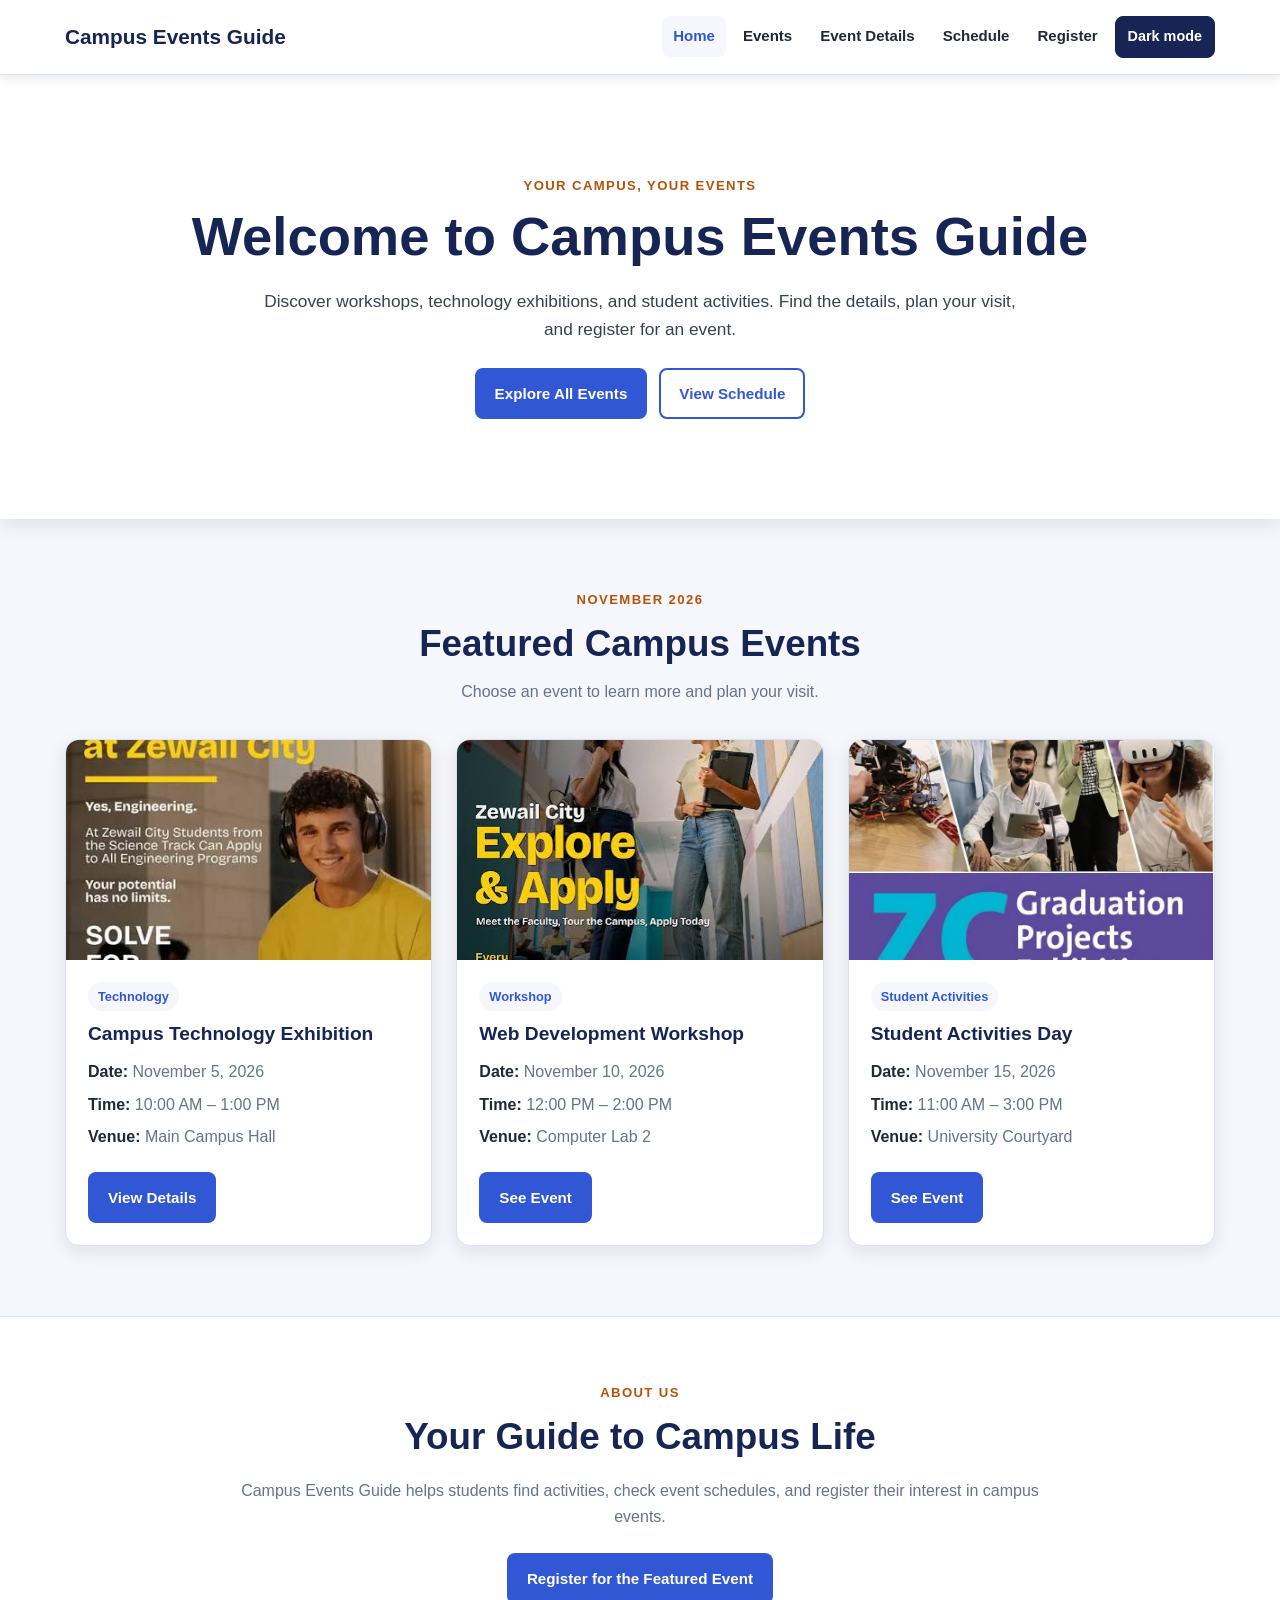
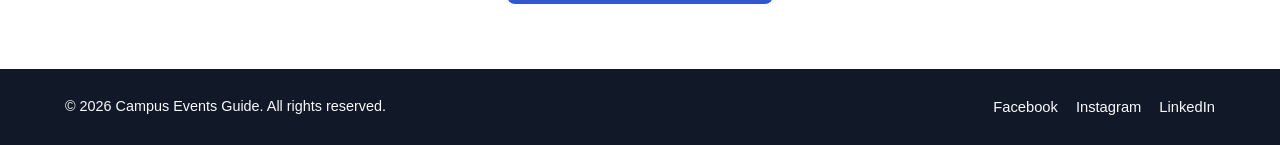
<file: index.html>
<!DOCTYPE html>
<html lang="en">
<head>
  <meta charset="UTF-8">
  <meta name="viewport" content="width=device-width, initial-scale=1.0">
  <meta name="description" content="Discover workshops, exhibitions, and student activities on campus.">
  <title>Home | Campus Events Guide</title>
  <link rel="stylesheet" href="style.css">
</head>
<body>
  <input type="checkbox" id="dark-mode-toggle" class="dark-mode-checkbox">

  <div class="site-wrapper">
    <header class="site-header">
      <div class="header-content">
        <a class="site-logo" href="index.html">Campus Events Guide</a>

        <nav class="main-navigation" aria-label="Main navigation">
          <a href="index.html" aria-current="page">Home</a>
          <a href="events.html">Events</a>
          <a href="event-details.html">Event Details</a>
          <a href="schedule.html">Schedule</a>
          <a href="registration.html">Register</a>
          <label for="dark-mode-toggle" class="dark-mode-label">Dark mode</label>
        </nav>
      </div>
    </header>

    <main>
      <section class="hero-section">
        <div class="hero-content">
          <span class="section-label">Your campus, your events</span>
          <h1>Welcome to Campus Events Guide</h1>
          <p>
            Discover workshops, technology exhibitions, and student activities.
            Find the details, plan your visit, and register for an event.
          </p>

          <div class="hero-actions">
            <a class="button button-primary" href="events.html">
              Explore All Events
            </a>
            <a class="button button-secondary" href="schedule.html">
              View Schedule
            </a>
          </div>
        </div>
      </section>

      <section class="featured-events page-section">
        <div class="section-heading">
          <span class="section-label">November 2026</span>
          <h2>Featured Campus Events</h2>
          <p>Choose an event to learn more and plan your visit.</p>
        </div>

        <div class="event-grid">
          <article class="event-card">
            <img
              class="event-image"
              src="assets/tech-exhibition.jpg"
              alt="Students presenting technology projects at an exhibition"
            >

            <div class="event-card-content">
              <span class="event-category">Technology</span>
              <h3>Campus Technology Exhibition</h3>

              <ul class="event-information">
                <li><strong>Date:</strong> November 5, 2026</li>
                <li><strong>Time:</strong> 10:00 AM – 1:00 PM</li>
                <li><strong>Venue:</strong> Main Campus Hall</li>
              </ul>

              <a class="button button-primary" href="event-details.html">
                View Details
              </a>
            </div>
          </article>

          <article class="event-card">
            <img
              class="event-image"
              src="assets/web-workshop.jpg"
              alt="Students taking part in a web development workshop"
            >

            <div class="event-card-content">
              <span class="event-category">Workshop</span>
              <h3>Web Development Workshop</h3>

              <ul class="event-information">
                <li><strong>Date:</strong> November 10, 2026</li>
                <li><strong>Time:</strong> 12:00 PM – 2:00 PM</li>
                <li><strong>Venue:</strong> Computer Lab 2</li>
              </ul>

              <a class="button button-primary" href="events.html#web-workshop">
                See Event
              </a>
            </div>
          </article>

          <article class="event-card">
            <img
              class="event-image"
              src="assets/student-activities.jpg"
              alt="Students participating in campus activities"
            >

            <div class="event-card-content">
              <span class="event-category">Student Activities</span>
              <h3>Student Activities Day</h3>

              <ul class="event-information">
                <li><strong>Date:</strong> November 15, 2026</li>
                <li><strong>Time:</strong> 11:00 AM – 3:00 PM</li>
                <li><strong>Venue:</strong> University Courtyard</li>
              </ul>

              <a class="button button-primary" href="events.html#student-activities-day">
                See Event
              </a>
            </div>
          </article>
        </div>
      </section>

      <section class="about-section section-padding">
        <div class="container">
          <div class="section-heading">
            <span class="section-label">About us</span>
            <h2>Your Guide to Campus Life</h2>
          </div>

          <p>
            Campus Events Guide helps students find activities, check event
            schedules, and register their interest in campus events.
          </p>

          <a class="button button-primary" href="registration.html">
            Register for the Featured Event
          </a>
        </div>
      </section>
    </main>

    <footer class="site-footer">
      <div class="footer-content">
        <p>&copy; 2026 Campus Events Guide. All rights reserved.</p>

        <div class="social-links" aria-label="Social media links">
          <a href="https://www.facebook.com/" target="_blank" rel="noopener noreferrer">Facebook</a>
          <a href="https://www.instagram.com/" target="_blank" rel="noopener noreferrer">Instagram</a>
          <a href="https://www.linkedin.com/" target="_blank" rel="noopener noreferrer">LinkedIn</a>
        </div>
      </div>
    </footer>
  </div>
</body>
</html>
</file>
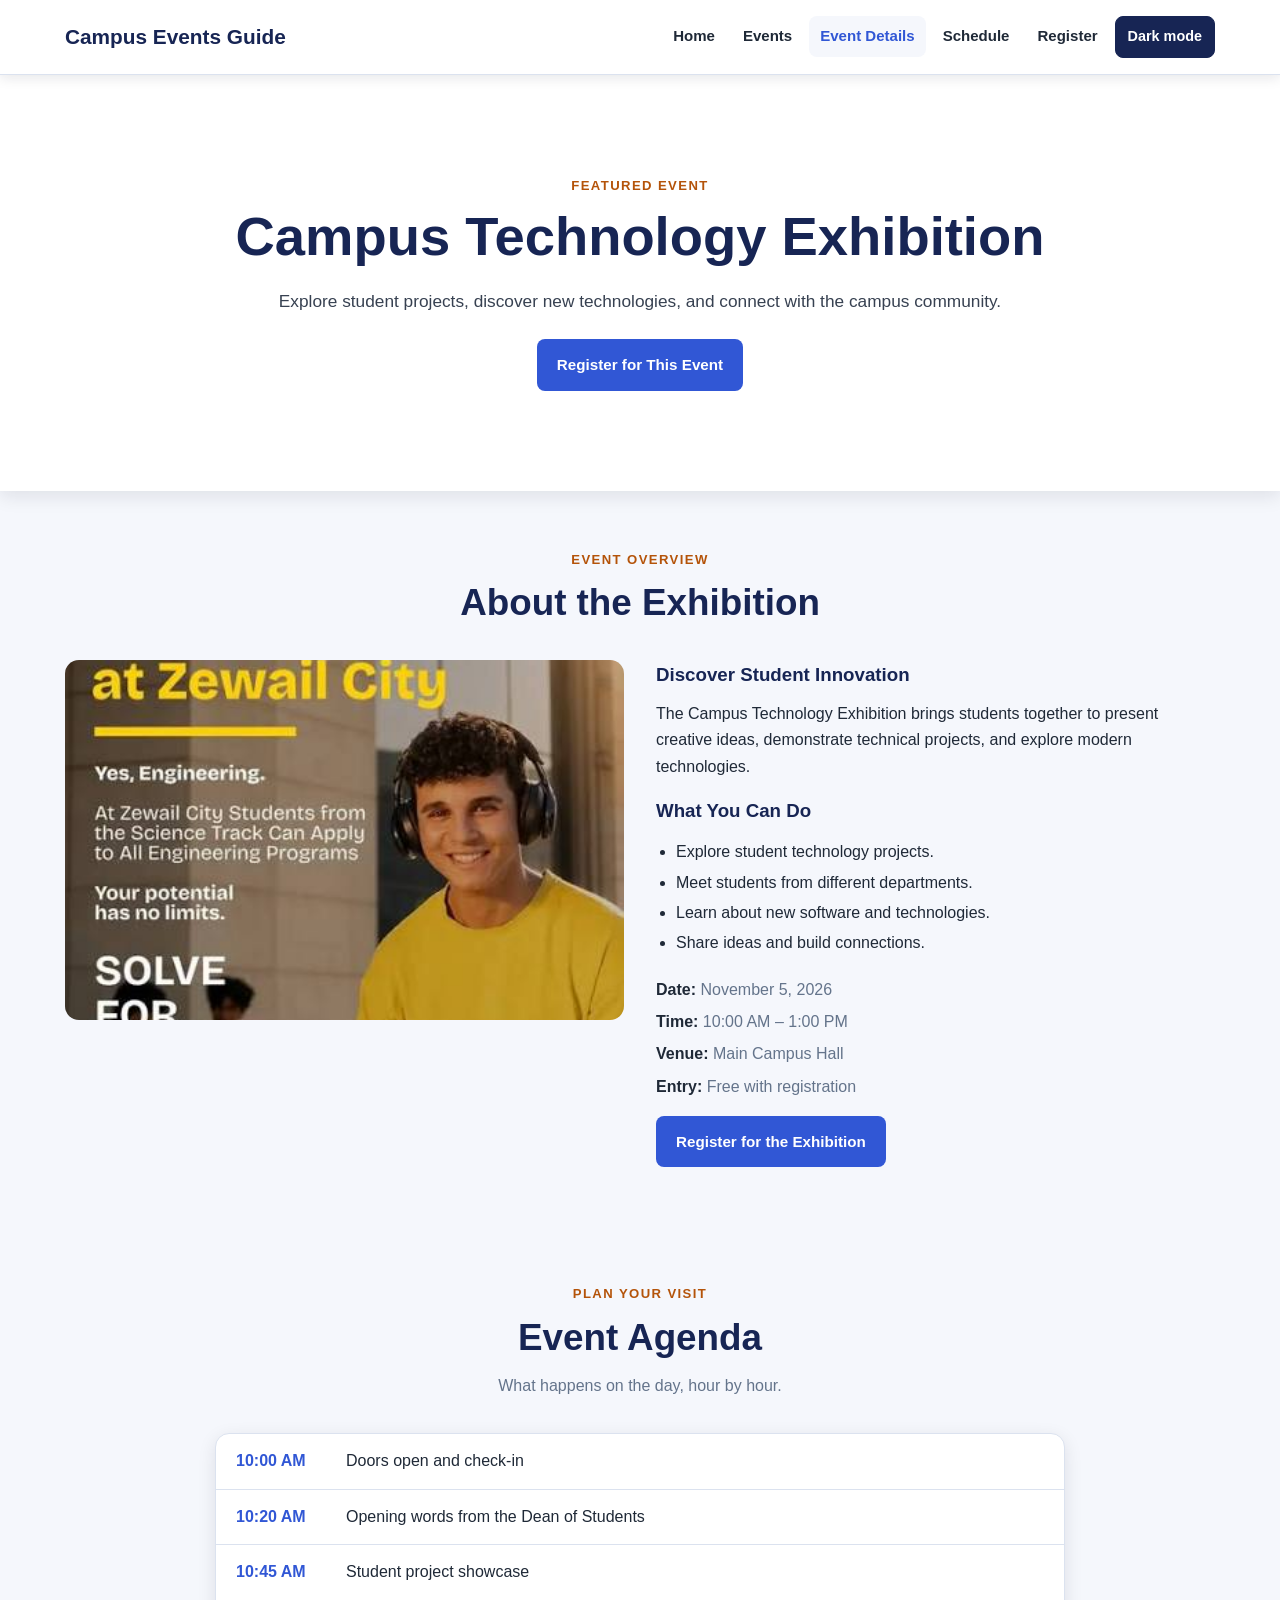
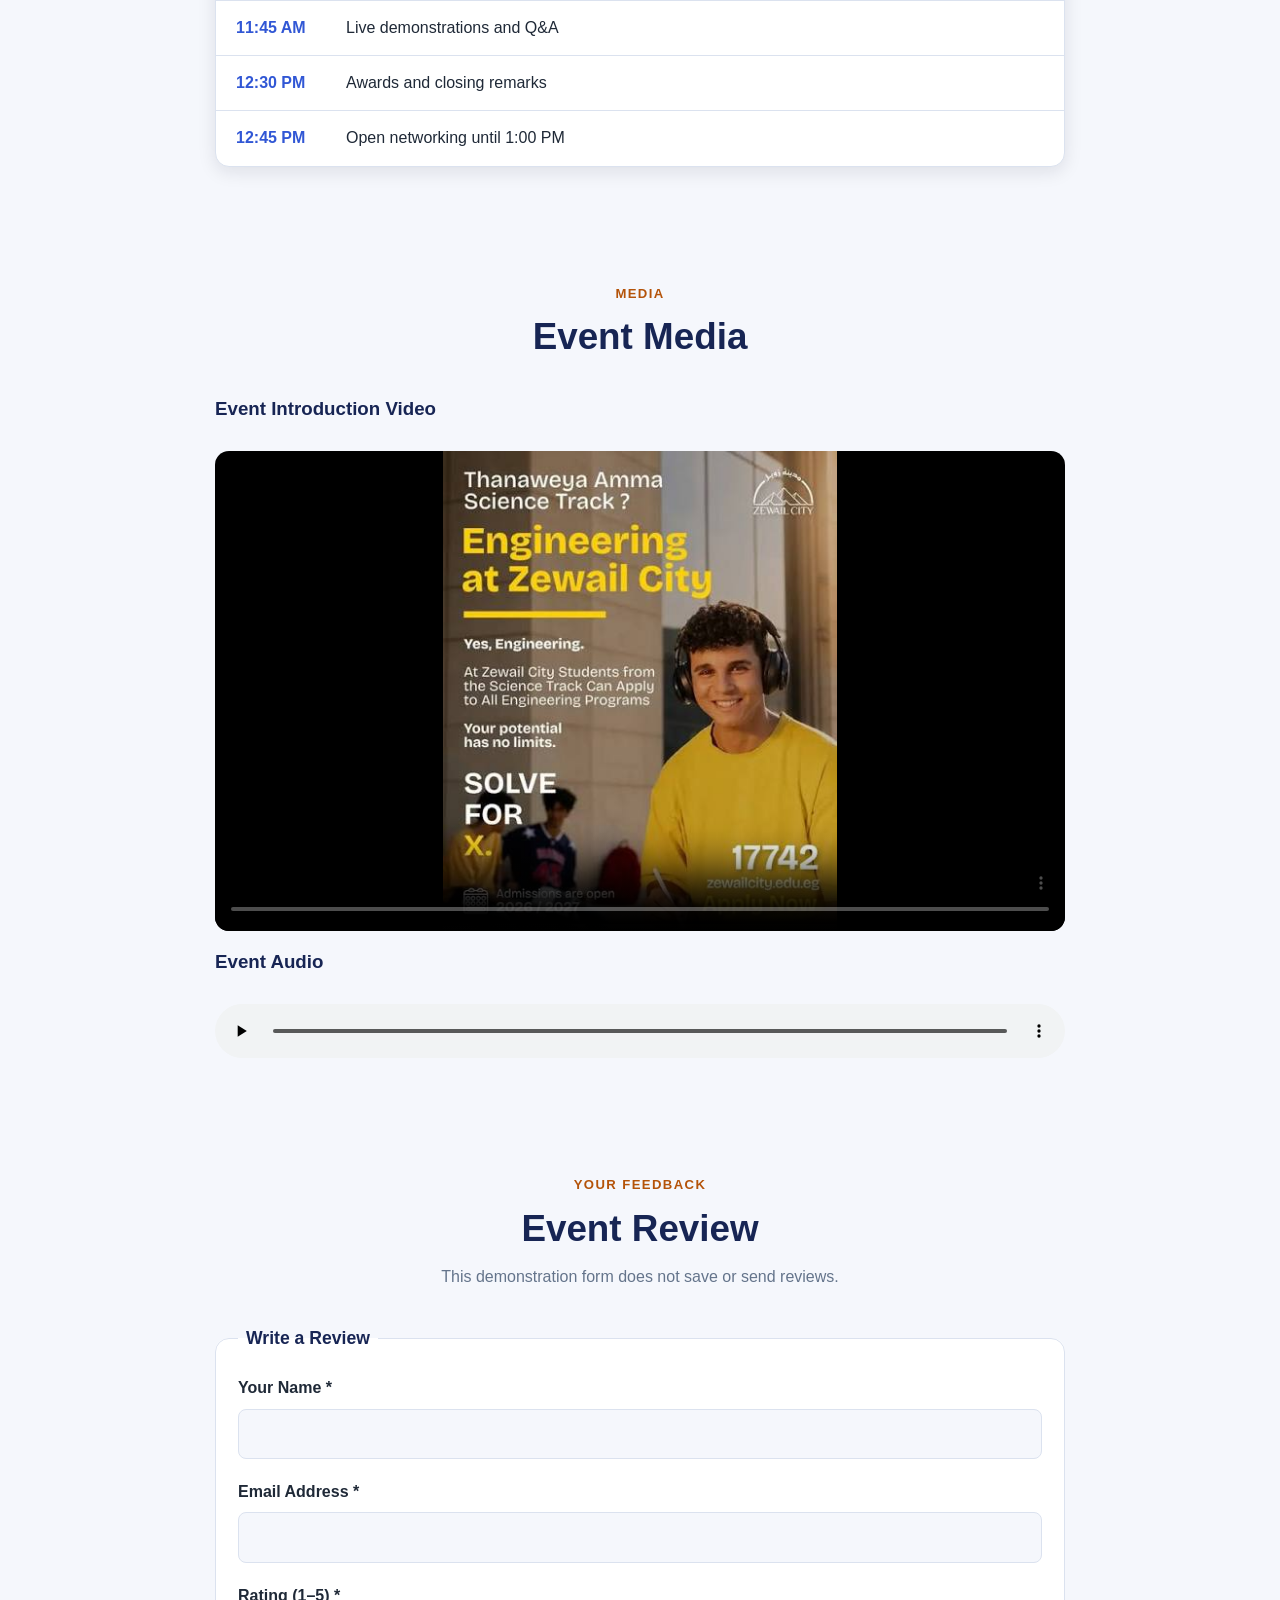
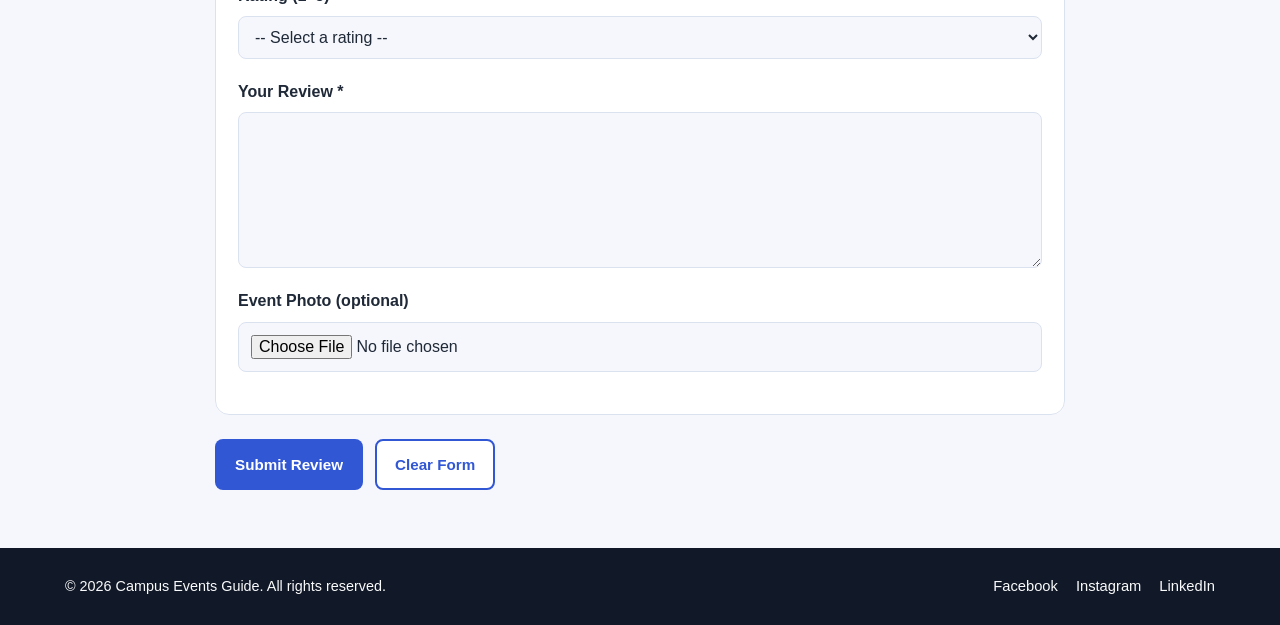
<file: event-details.html>
<!DOCTYPE html>
<html lang="en">
<head>
  <meta charset="UTF-8">
  <meta name="viewport" content="width=device-width, initial-scale=1.0">
  <meta name="description" content="Details, agenda, media, and review form for the Campus Technology Exhibition.">
  <title>Event Details | Campus Events Guide</title>
  <link rel="stylesheet" href="style.css">
</head>
<body>
  <input type="checkbox" id="dark-mode-toggle" class="dark-mode-checkbox">

  <div class="site-wrapper">
    <header class="site-header">
      <div class="header-content">
        <a class="site-logo" href="index.html">Campus Events Guide</a>

        <nav class="main-navigation" aria-label="Main navigation">
          <a href="index.html">Home</a>
          <a href="events.html">Events</a>
          <a href="event-details.html" aria-current="page">Event Details</a>
          <a href="schedule.html">Schedule</a>
          <a href="registration.html">Register</a>
          <label for="dark-mode-toggle" class="dark-mode-label">Dark mode</label>
        </nav>
      </div>
    </header>

    <main>
      <section class="hero-section">
        <div class="hero-content">
          <span class="section-label">Featured event</span>
          <h1>Campus Technology Exhibition</h1>
          <p>
            Explore student projects, discover new technologies, and connect
            with the campus community.
          </p>
          <a class="button button-primary" href="registration.html">
            Register for This Event
          </a>
        </div>
      </section>

      <section class="page-section">
        <div class="section-heading">
          <span class="section-label">Event overview</span>
          <h2>About the Exhibition</h2>
        </div>

        <div class="event-details-layout">
          <div class="event-details-image">
            <img
              class="event-image"
              src="assets/tech-exhibition.jpg"
              alt="Students presenting technology projects at the Campus Technology Exhibition"
            >
          </div>

          <div class="event-details-content">
            <h3>Discover Student Innovation</h3>
            <p>
              The Campus Technology Exhibition brings students together to
              present creative ideas, demonstrate technical projects, and
              explore modern technologies.
            </p>

            <h3>What You Can Do</h3>
            <ul>
              <li>Explore student technology projects.</li>
              <li>Meet students from different departments.</li>
              <li>Learn about new software and technologies.</li>
              <li>Share ideas and build connections.</li>
            </ul>

            <ul class="event-information event-facts">
              <li><strong>Date:</strong> November 5, 2026</li>
              <li><strong>Time:</strong> 10:00 AM – 1:00 PM</li>
              <li><strong>Venue:</strong> Main Campus Hall</li>
              <li><strong>Entry:</strong> Free with registration</li>
            </ul>

            <a class="button button-primary" href="registration.html">
              Register for the Exhibition
            </a>
          </div>
        </div>
      </section>

      <section class="page-section">
        <div class="section-heading">
          <span class="section-label">Plan your visit</span>
          <h2>Event Agenda</h2>
          <p>What happens on the day, hour by hour.</p>
        </div>

        <ol class="agenda-list">
          <li>
            <span class="agenda-time">10:00 AM</span>
            <span class="agenda-item">Doors open and check-in</span>
          </li>
          <li>
            <span class="agenda-time">10:20 AM</span>
            <span class="agenda-item">Opening words from the Dean of Students</span>
          </li>
          <li>
            <span class="agenda-time">10:45 AM</span>
            <span class="agenda-item">Student project showcase</span>
          </li>
          <li>
            <span class="agenda-time">11:45 AM</span>
            <span class="agenda-item">Live demonstrations and Q&amp;A</span>
          </li>
          <li>
            <span class="agenda-time">12:30 PM</span>
            <span class="agenda-item">Awards and closing remarks</span>
          </li>
          <li>
            <span class="agenda-time">12:45 PM</span>
            <span class="agenda-item">Open networking until 1:00 PM</span>
          </li>
        </ol>
      </section>

      <section class="page-section">
        <div class="section-heading">
          <span class="section-label">Media</span>
          <h2>Event Media</h2>
        </div>

        <div class="media-container">
          <h3>Event Introduction Video</h3>
          <video controls preload="metadata" poster="assets/tech-exhibition.jpg">
            <source src="assets/event-intro.mp4" type="video/mp4">
            Your browser does not support video.
          </video>

          <h3>Event Audio</h3>
          <audio controls preload="metadata">
            <source src="assets/event-audio.mp3" type="audio/mpeg">
            Your browser does not support audio.
          </audio>
        </div>
      </section>

      <section class="page-section">
        <div class="section-heading">
          <span class="section-label">Your feedback</span>
          <h2>Event Review</h2>
          <p>This demonstration form does not save or send reviews.</p>
        </div>

        <form class="registration-form review-form" action="#" method="post" enctype="multipart/form-data">
          <fieldset>
            <legend>Write a Review</legend>

            <div class="form-group">
              <label for="reviewer-name">Your Name *</label>
              <input
                type="text"
                id="reviewer-name"
                name="reviewer_name"
                minlength="3"
                maxlength="60"
                pattern="[A-Za-z\u0600-\u06FF\s'\-]{3,60}"
                title="Use 3 to 60 letters, spaces, apostrophes, or hyphens."
                required
              >
            </div>

            <div class="form-group">
              <label for="reviewer-email">Email Address *</label>
              <input
                type="email"
                id="reviewer-email"
                name="reviewer_email"
                maxlength="100"
                required
              >
            </div>

            <div class="form-group">
              <label for="rating">Rating (1–5) *</label>
              <select id="rating" name="rating" required>
                <option value="">-- Select a rating --</option>
                <option value="5">5 - Excellent</option>
                <option value="4">4 - Good</option>
                <option value="3">3 - Average</option>
                <option value="2">2 - Poor</option>
                <option value="1">1 - Very poor</option>
              </select>
            </div>

            <div class="form-group">
              <label for="review-text">Your Review *</label>
              <textarea
                id="review-text"
                name="review_text"
                rows="5"
                minlength="10"
                maxlength="500"
                required
              ></textarea>
            </div>

            <div class="form-group">
              <label for="review-photo">Event Photo (optional)</label>
              <input
                type="file"
                id="review-photo"
                name="review_photo"
                accept="image/*"
              >
            </div>
          </fieldset>

          <div class="form-actions">
            <button class="button button-primary" type="submit">Submit Review</button>
            <button class="button button-secondary" type="reset">Clear Form</button>
          </div>
        </form>
      </section>
    </main>

    <footer class="site-footer">
      <div class="footer-content">
        <p>&copy; 2026 Campus Events Guide. All rights reserved.</p>

        <div class="social-links" aria-label="Social media links">
          <a href="https://www.facebook.com/" target="_blank" rel="noopener noreferrer">Facebook</a>
          <a href="https://www.instagram.com/" target="_blank" rel="noopener noreferrer">Instagram</a>
          <a href="https://www.linkedin.com/" target="_blank" rel="noopener noreferrer">LinkedIn</a>
        </div>
      </div>
    </footer>
  </div>
</body>
</html>
</file>
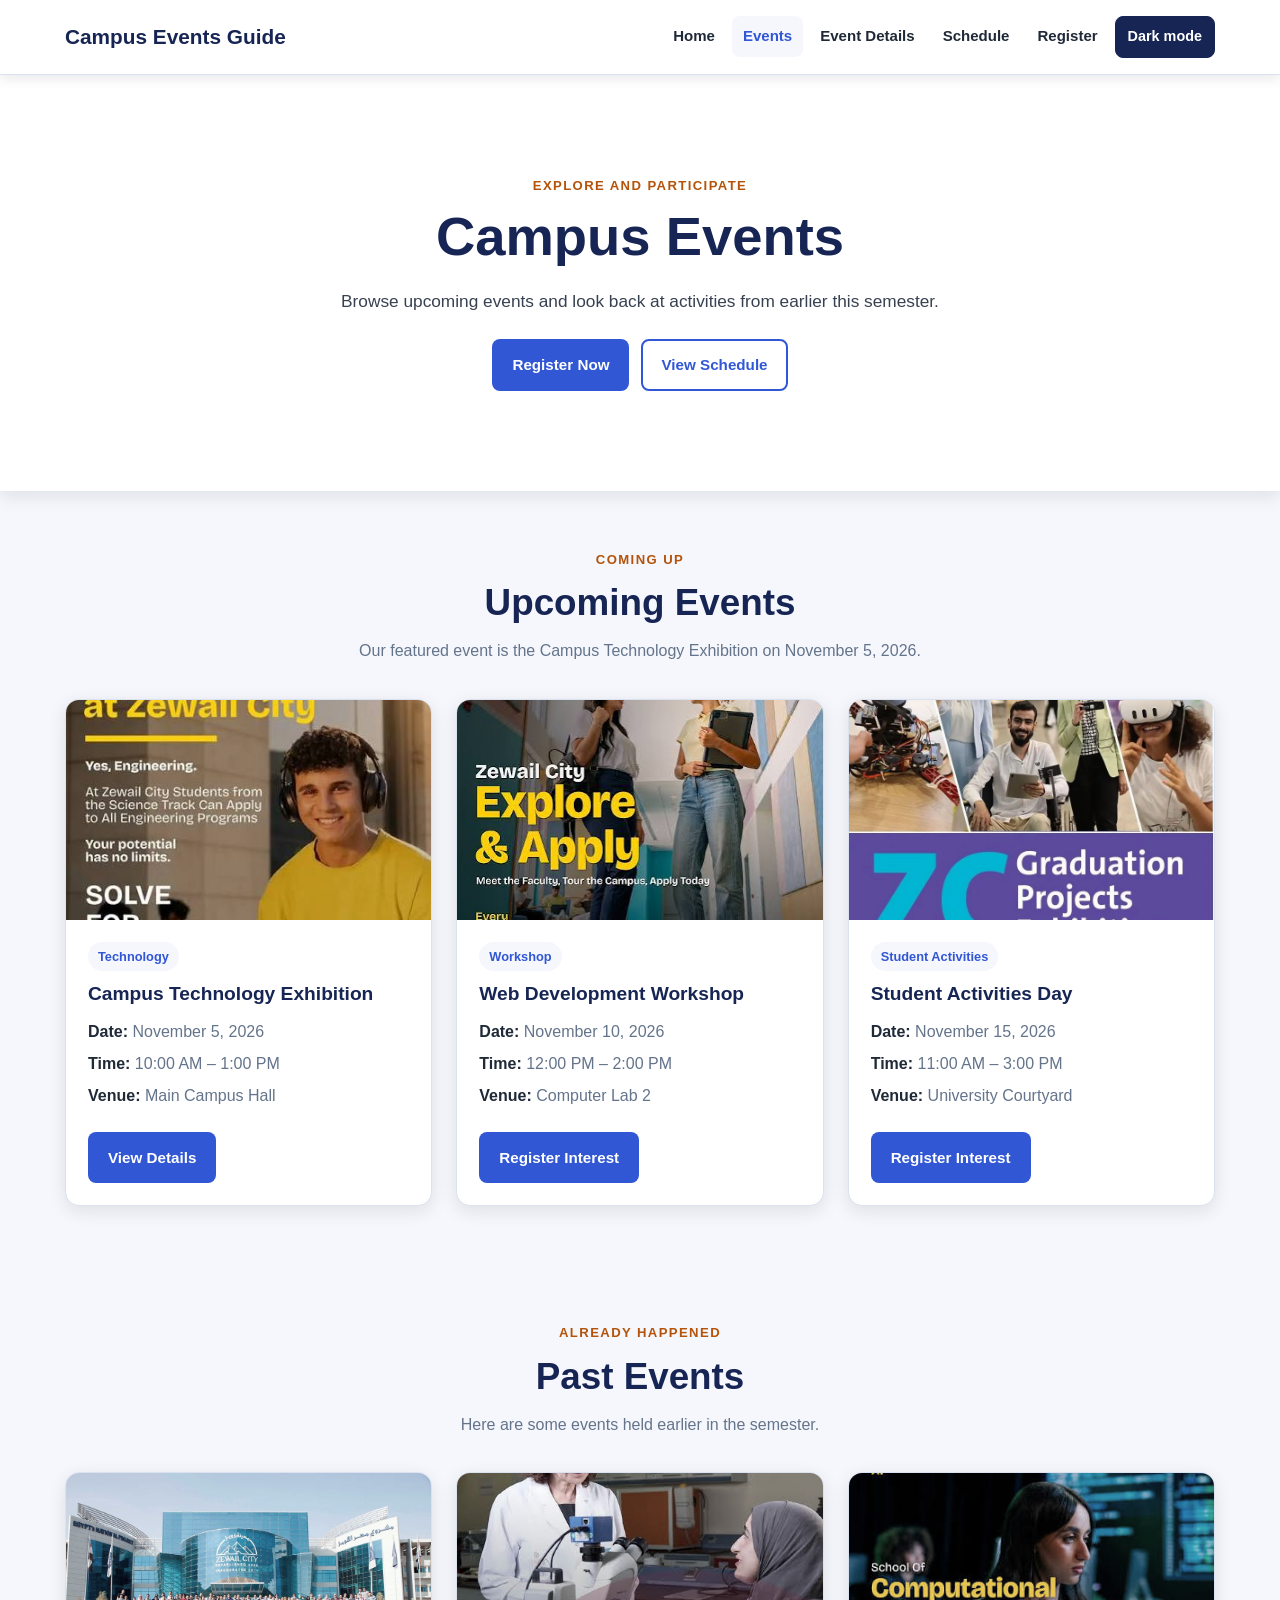
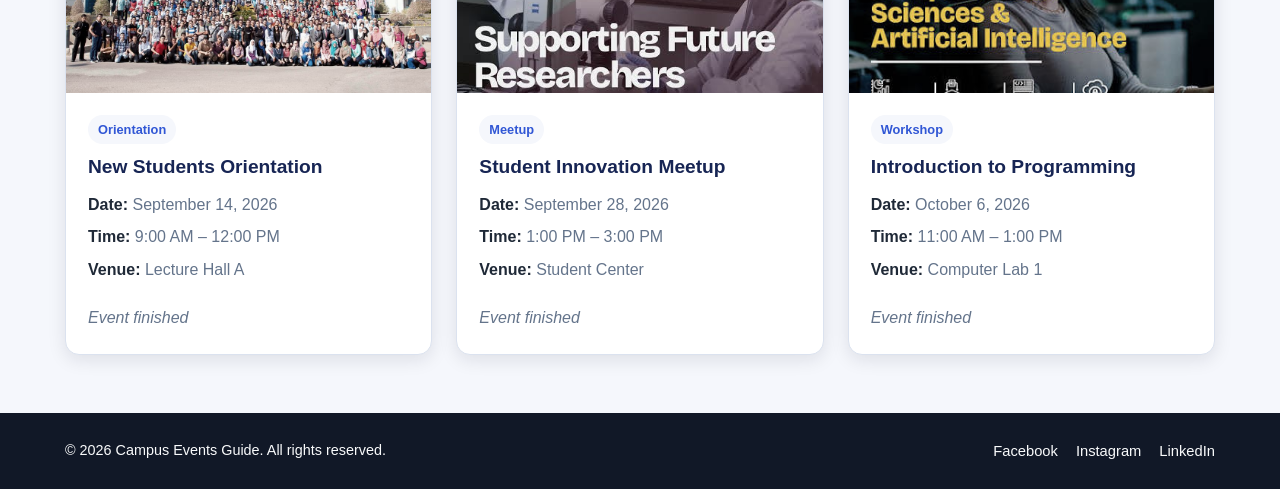
<file: events.html>
<!DOCTYPE html>
<html lang="en">
<head>
  <meta charset="UTF-8">
  <meta name="viewport" content="width=device-width, initial-scale=1.0">
  <meta name="description" content="Browse upcoming and past campus events.">
  <title>Events | Campus Events Guide</title>
  <link rel="stylesheet" href="style.css">
</head>
<body>
  <input type="checkbox" id="dark-mode-toggle" class="dark-mode-checkbox">

  <div class="site-wrapper">
    <header class="site-header">
      <div class="header-content">
        <a class="site-logo" href="index.html">Campus Events Guide</a>

        <nav class="main-navigation" aria-label="Main navigation">
          <a href="index.html">Home</a>
          <a href="events.html" aria-current="page">Events</a>
          <a href="event-details.html">Event Details</a>
          <a href="schedule.html">Schedule</a>
          <a href="registration.html">Register</a>
          <label for="dark-mode-toggle" class="dark-mode-label">Dark mode</label>
        </nav>
      </div>
    </header>

    <main>
      <section class="hero-section">
        <div class="hero-content">
          <span class="section-label">Explore and participate</span>
          <h1>Campus Events</h1>
          <p>
            Browse upcoming events and look back at activities from earlier
            this semester.
          </p>

          <div class="hero-actions">
            <a class="button button-primary" href="registration.html">Register Now</a>
            <a class="button button-secondary" href="schedule.html">View Schedule</a>
          </div>
        </div>
      </section>

      <section class="page-section">
        <div class="section-heading">
          <span class="section-label">Coming up</span>
          <h2>Upcoming Events</h2>
          <p>
            Our featured event is the Campus Technology Exhibition
            on November 5, 2026.
          </p>
        </div>

        <div class="event-grid">
          <article class="event-card">
            <img
              class="event-image"
              src="assets/tech-exhibition.jpg"
              alt="Students presenting technology projects at an exhibition"
            >

            <div class="event-card-content">
              <span class="event-category">Technology</span>
              <h3>Campus Technology Exhibition</h3>

              <ul class="event-information">
                <li><strong>Date:</strong> November 5, 2026</li>
                <li><strong>Time:</strong> 10:00 AM – 1:00 PM</li>
                <li><strong>Venue:</strong> Main Campus Hall</li>
              </ul>

              <a class="button button-primary" href="event-details.html">
                View Details
              </a>
            </div>
          </article>

          <article class="event-card" id="web-workshop">
            <img
              class="event-image"
              src="assets/web-workshop.jpg"
              alt="Students taking part in a web development workshop"
            >

            <div class="event-card-content">
              <span class="event-category">Workshop</span>
              <h3>Web Development Workshop</h3>

              <ul class="event-information">
                <li><strong>Date:</strong> November 10, 2026</li>
                <li><strong>Time:</strong> 12:00 PM – 2:00 PM</li>
                <li><strong>Venue:</strong> Computer Lab 2</li>
              </ul>

              <a class="button button-primary" href="registration.html">
                Register Interest
              </a>
            </div>
          </article>

          <article class="event-card" id="student-activities-day">
            <img
              class="event-image"
              src="assets/student-activities.jpg"
              alt="Students participating in campus activities"
            >

            <div class="event-card-content">
              <span class="event-category">Student Activities</span>
              <h3>Student Activities Day</h3>

              <ul class="event-information">
                <li><strong>Date:</strong> November 15, 2026</li>
                <li><strong>Time:</strong> 11:00 AM – 3:00 PM</li>
                <li><strong>Venue:</strong> University Courtyard</li>
              </ul>

              <a class="button button-primary" href="registration.html">
                Register Interest
              </a>
            </div>
          </article>
        </div>
      </section>

      <section class="page-section" id="past-events">
        <div class="section-heading">
          <span class="section-label">Already happened</span>
          <h2>Past Events</h2>
          <p>Here are some events held earlier in the semester.</p>
        </div>

        <div class="event-grid">
          <article class="event-card event-card-past">
            <img
              class="event-image"
              src="assets/orientation.jpg"
              alt="New students attending an orientation session"
            >

            <div class="event-card-content">
              <span class="event-category">Orientation</span>
              <h3>New Students Orientation</h3>

              <ul class="event-information">
                <li><strong>Date:</strong> September 14, 2026</li>
                <li><strong>Time:</strong> 9:00 AM – 12:00 PM</li>
                <li><strong>Venue:</strong> Lecture Hall A</li>
              </ul>

              <p class="past-note">Event finished</p>
            </div>
          </article>

          <article class="event-card event-card-past">
            <img
              class="event-image"
              src="assets/innovation.jpg"
              alt="Students discussing ideas at an innovation meetup"
            >

            <div class="event-card-content">
              <span class="event-category">Meetup</span>
              <h3>Student Innovation Meetup</h3>

              <ul class="event-information">
                <li><strong>Date:</strong> September 28, 2026</li>
                <li><strong>Time:</strong> 1:00 PM – 3:00 PM</li>
                <li><strong>Venue:</strong> Student Center</li>
              </ul>

              <p class="past-note">Event finished</p>
            </div>
          </article>

          <article class="event-card event-card-past">
            <img
              class="event-image"
              src="assets/programming.jpg"
              alt="Students coding during a programming session"
            >

            <div class="event-card-content">
              <span class="event-category">Workshop</span>
              <h3>Introduction to Programming</h3>

              <ul class="event-information">
                <li><strong>Date:</strong> October 6, 2026</li>
                <li><strong>Time:</strong> 11:00 AM – 1:00 PM</li>
                <li><strong>Venue:</strong> Computer Lab 1</li>
              </ul>

              <p class="past-note">Event finished</p>
            </div>
          </article>
        </div>
      </section>
    </main>

    <footer class="site-footer">
      <div class="footer-content">
        <p>&copy; 2026 Campus Events Guide. All rights reserved.</p>

        <div class="social-links" aria-label="Social media links">
          <a href="https://www.facebook.com/" target="_blank" rel="noopener noreferrer">Facebook</a>
          <a href="https://www.instagram.com/" target="_blank" rel="noopener noreferrer">Instagram</a>
          <a href="https://www.linkedin.com/" target="_blank" rel="noopener noreferrer">LinkedIn</a>
        </div>
      </div>
    </footer>
  </div>
</body>
</html>
</file>
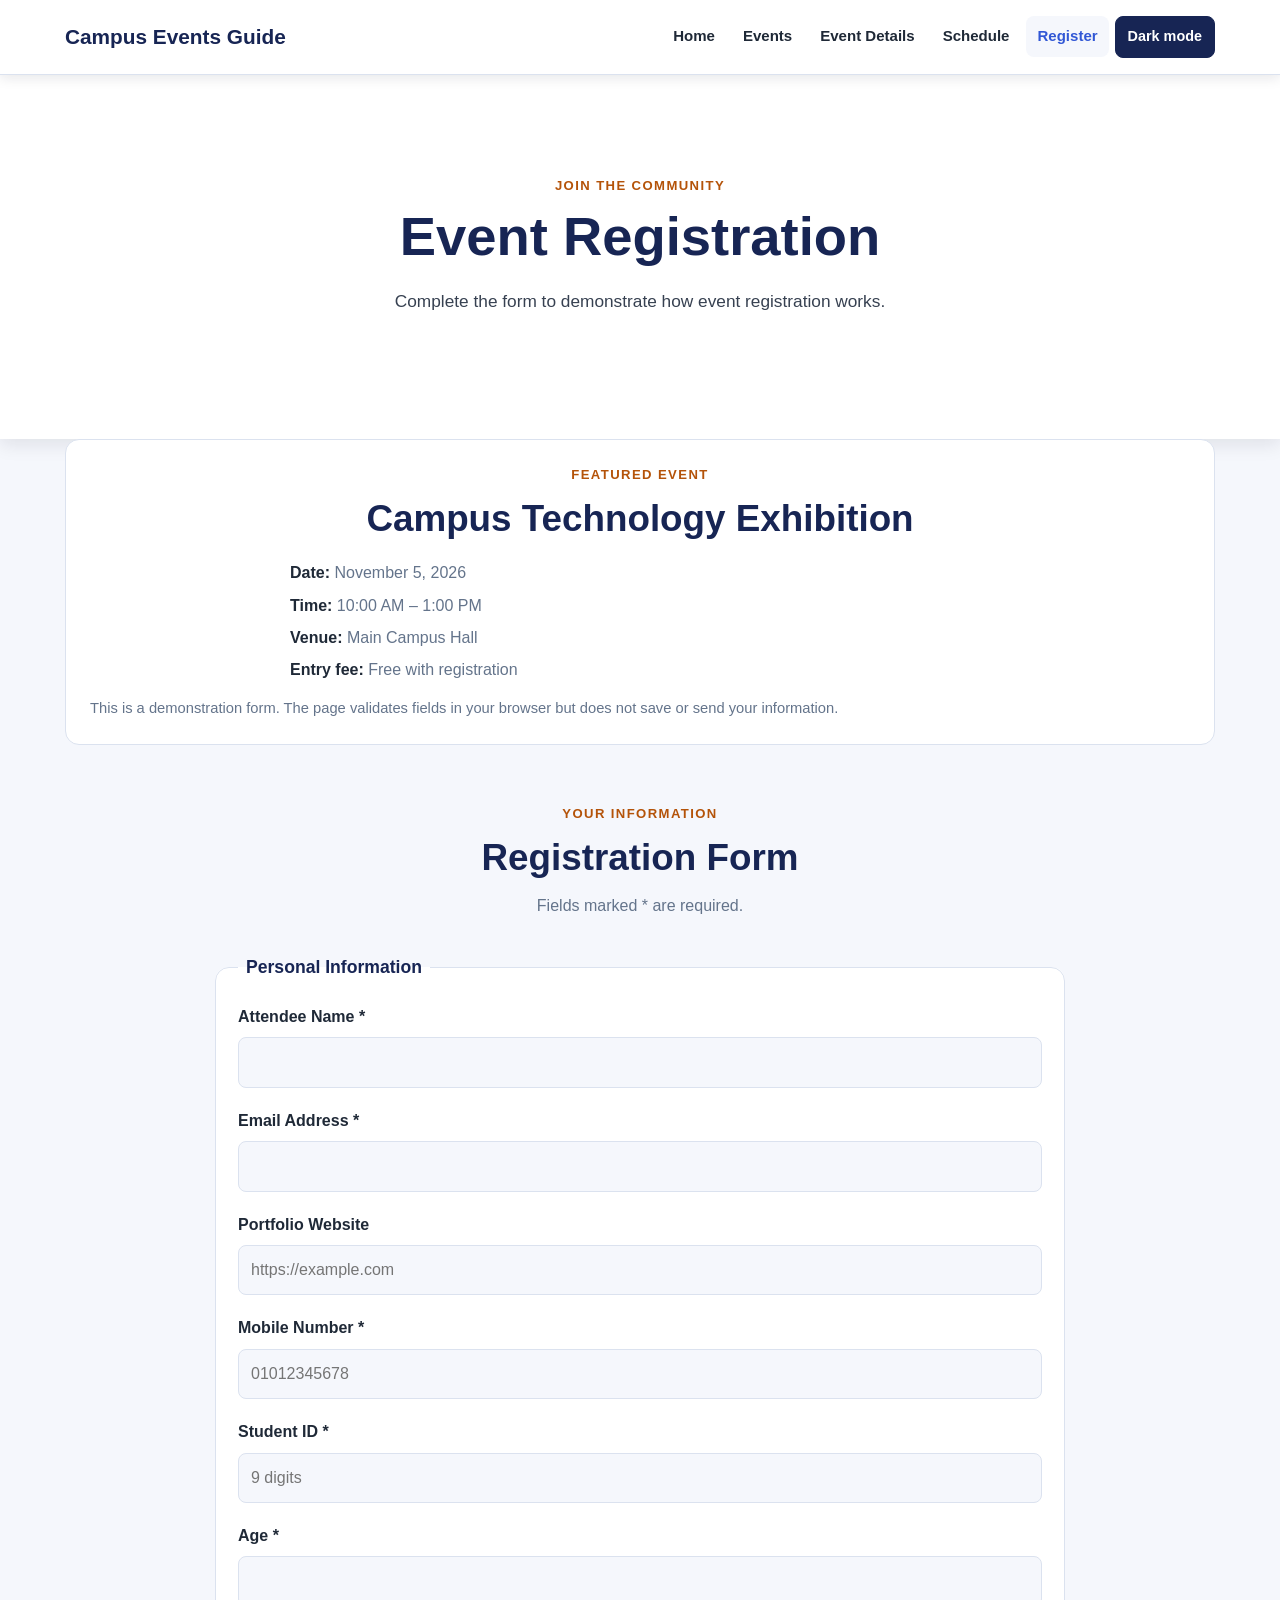
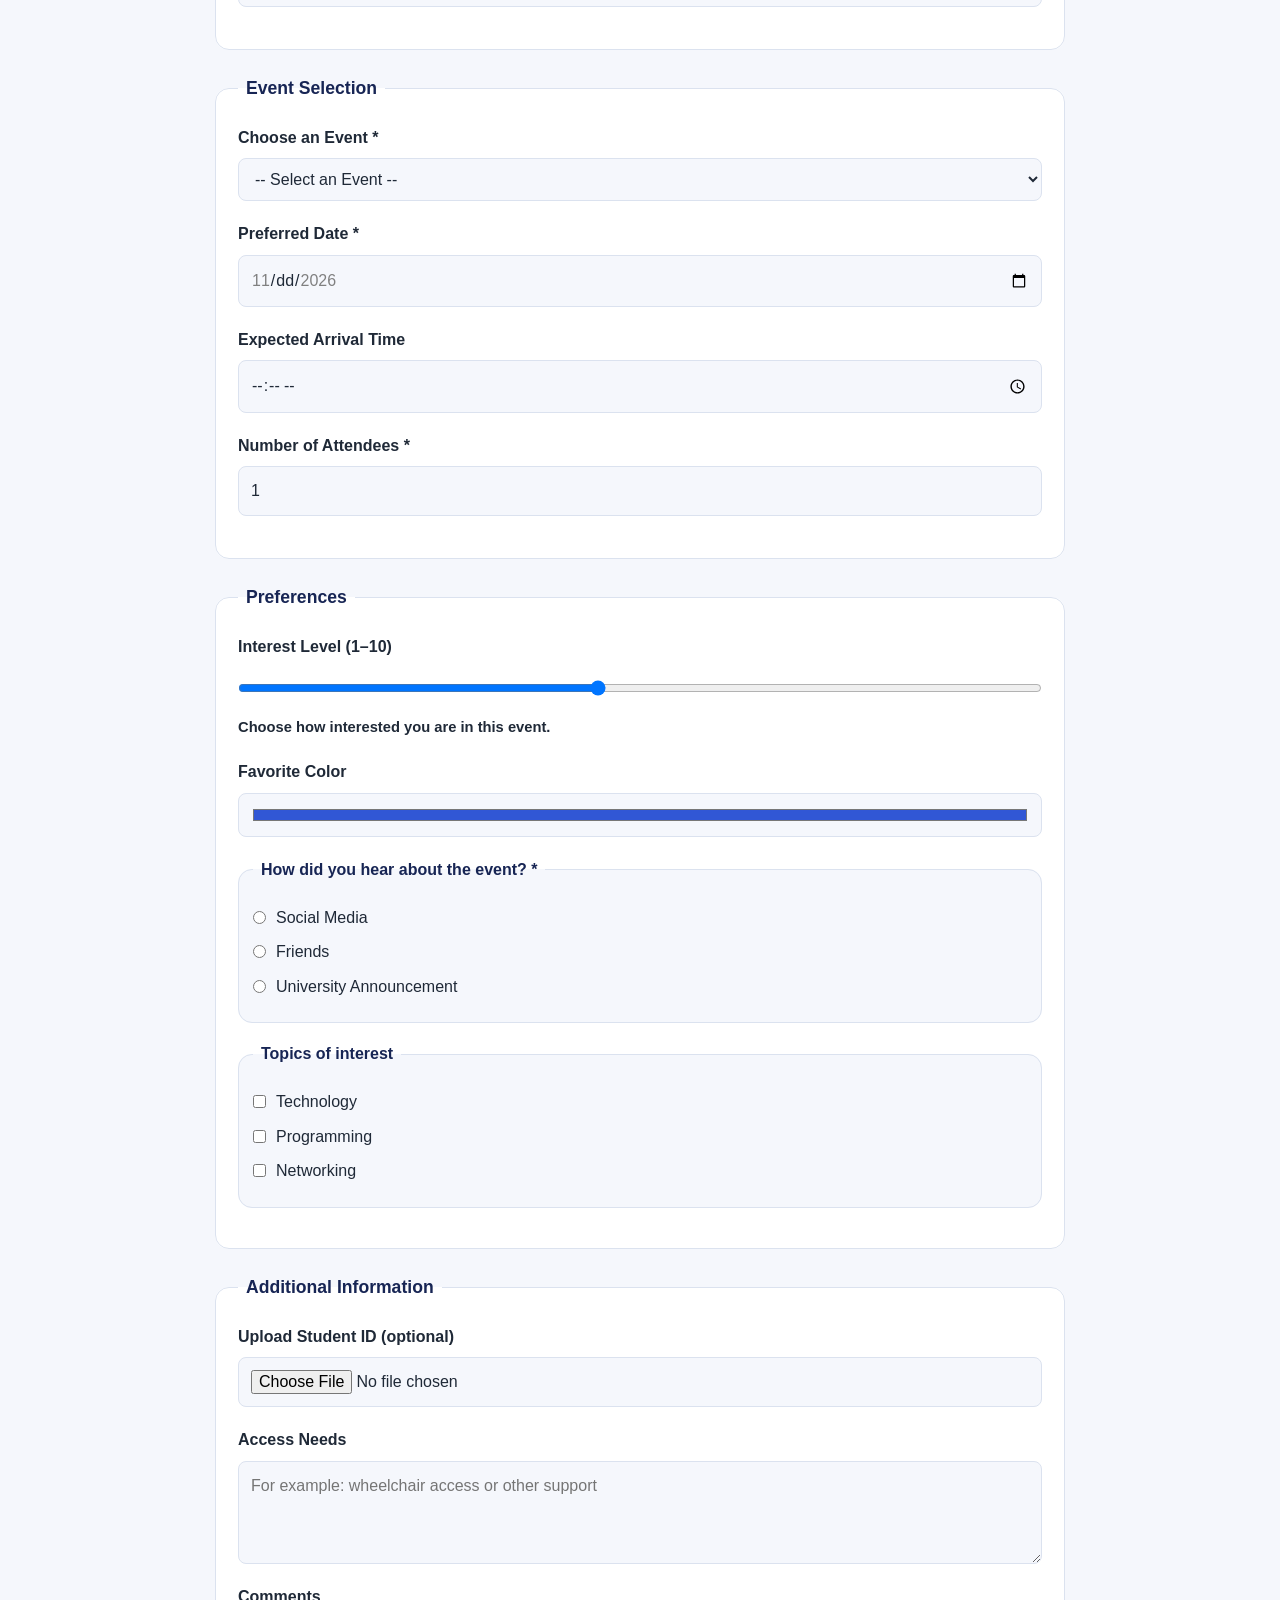
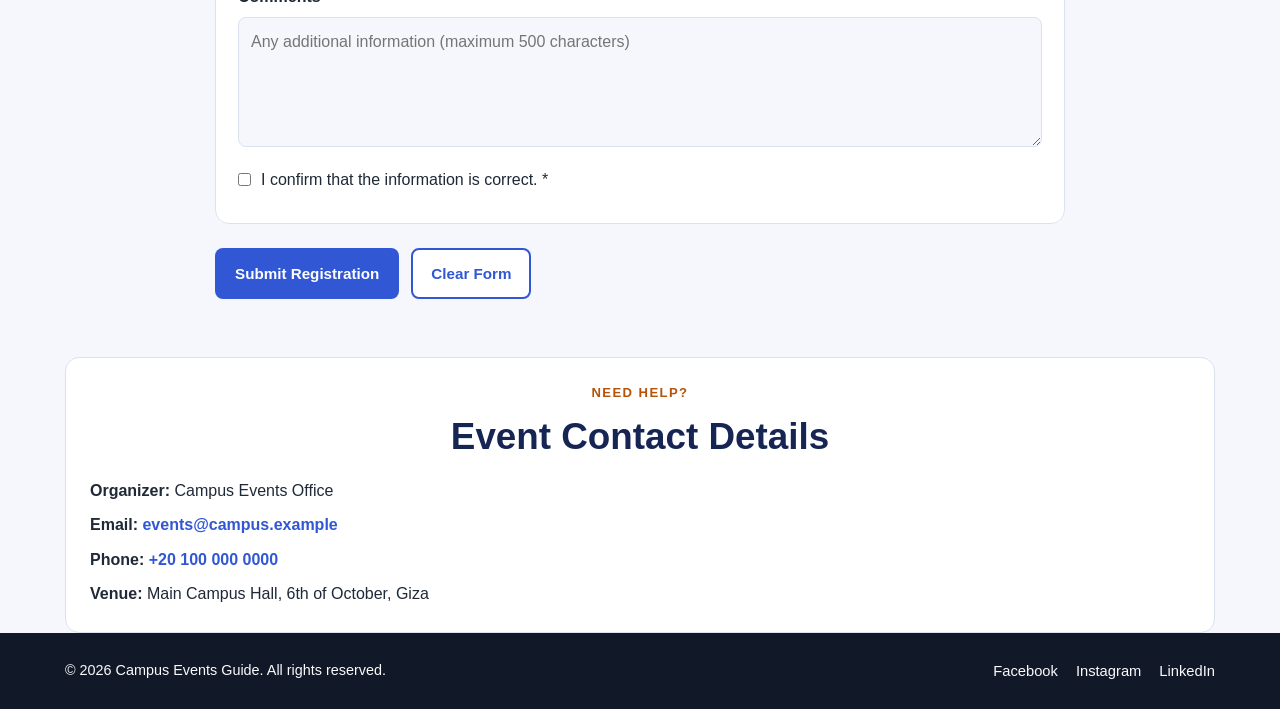
<file: registration.html>
<!DOCTYPE html>
<html lang="en">
<head>
  <meta charset="UTF-8">
  <meta name="viewport" content="width=device-width, initial-scale=1.0">
  <meta name="description" content="Register your interest in the Campus Technology Exhibition.">
  <title>Registration | Campus Events Guide</title>
  <link rel="stylesheet" href="style.css">
</head>
<body>
  <input type="checkbox" id="dark-mode-toggle" class="dark-mode-checkbox">

  <div class="site-wrapper">
    <header class="site-header">
      <div class="header-content">
        <a class="site-logo" href="index.html">Campus Events Guide</a>

        <nav class="main-navigation" aria-label="Main navigation">
          <a href="index.html">Home</a>
          <a href="events.html">Events</a>
          <a href="event-details.html">Event Details</a>
          <a href="schedule.html">Schedule</a>
          <a href="registration.html" aria-current="page">Register</a>
          <label for="dark-mode-toggle" class="dark-mode-label">Dark mode</label>
        </nav>
      </div>
    </header>

    <main>
      <section class="hero-section">
        <div class="hero-content">
          <span class="section-label">Join the community</span>
          <h1>Event Registration</h1>
          <p>Complete the form to demonstrate how event registration works.</p>
        </div>
      </section>

      <section class="page-section featured-summary">
        <div class="section-heading">
          <span class="section-label">Featured event</span>
          <h2>Campus Technology Exhibition</h2>
        </div>

        <ul class="event-information">
          <li><strong>Date:</strong> November 5, 2026</li>
          <li><strong>Time:</strong> 10:00 AM – 1:00 PM</li>
          <li><strong>Venue:</strong> Main Campus Hall</li>
          <li><strong>Entry fee:</strong> Free with registration</li>
        </ul>

        <p class="form-note">
          This is a demonstration form. The page validates fields in your
          browser but does not save or send your information.
        </p>
      </section>

      <section class="page-section">
        <div class="section-heading">
          <span class="section-label">Your information</span>
          <h2>Registration Form</h2>
          <p>Fields marked * are required.</p>
        </div>

        <form class="registration-form" action="#" method="get">
          <fieldset>
            <legend>Personal Information</legend>

            <div class="form-group">
              <label for="full-name">Attendee Name *</label>
              <input
                type="text"
                id="full-name"
                name="full_name"
                minlength="3"
                maxlength="60"
                pattern="[A-Za-z\u0600-\u06FF\s'\-]{3,60}"
                title="Use 3 to 60 letters, spaces, apostrophes, or hyphens."
                autocomplete="name"
                required
              >
            </div>

            <div class="form-group">
              <label for="email">Email Address *</label>
              <input
                type="email"
                id="email"
                name="email"
                maxlength="100"
                autocomplete="email"
                required
              >
            </div>

            <div class="form-group">
              <label for="website">Portfolio Website</label>
              <input
                type="url"
                id="website"
                name="website"
                maxlength="200"
                placeholder="https://example.com"
              >
            </div>

            <div class="form-group">
              <label for="phone">Mobile Number *</label>
              <input
                type="tel"
                id="phone"
                name="phone"
                pattern="01[0125][0-9]{8}"
                minlength="11"
                maxlength="11"
                inputmode="numeric"
                placeholder="01012345678"
                title="Enter 11 digits starting with 010, 011, 012, or 015."
                autocomplete="tel"
                required
              >
            </div>

            <div class="form-group">
              <label for="student-code">Student ID *</label>
              <input
                type="text"
                id="student-code"
                name="student_code"
                pattern="[0-9]{9}"
                minlength="9"
                maxlength="9"
                inputmode="numeric"
                placeholder="9 digits"
                title="Enter exactly 9 digits."
                required
              >
            </div>

            <div class="form-group">
              <label for="age">Age *</label>
              <input
                type="number"
                id="age"
                name="age"
                min="16"
                max="100"
                step="1"
                required
              >
            </div>
          </fieldset>

          <fieldset>
            <legend>Event Selection</legend>

            <div class="form-group">
              <label for="event">Choose an Event *</label>
              <select id="event" name="event" required>
                <option value="">-- Select an Event --</option>
                <option value="technology">Campus Technology Exhibition</option>
                <option value="web">Web Development Workshop</option>
                <option value="activities">Student Activities Day</option>
              </select>
            </div>

            <div class="form-group">
              <label for="date">Preferred Date *</label>
              <input
                type="date"
                id="date"
                name="date"
                min="2026-11-05"
                max="2026-11-15"
                required
              >
            </div>

            <div class="form-group">
              <label for="time">Expected Arrival Time</label>
              <input type="time" id="time" name="time">
            </div>

            <div class="form-group">
              <label for="group-size">Number of Attendees *</label>
              <input
                type="number"
                id="group-size"
                name="group_size"
                min="1"
                max="10"
                value="1"
                required
              >
            </div>
          </fieldset>

          <fieldset>
            <legend>Preferences</legend>

            <div class="form-group">
              <label for="interest">Interest Level (1–10)</label>
              <input
                type="range"
                id="interest"
                name="interest"
                min="1"
                max="10"
                value="5"
              >
              <p class="field-hint">
                Choose how interested you are in this event.
              </p>
            </div>

            <div class="form-group">
              <label for="color">Favorite Color</label>
              <input
                type="color"
                id="color"
                name="color"
                value="#3157d5"
              >
            </div>

            <fieldset class="nested-fieldset">
              <legend>How did you hear about the event? *</legend>

              <label class="choice-label">
                <input type="radio" name="source" value="social" required>
                Social Media
              </label>

              <label class="choice-label">
                <input type="radio" name="source" value="friends">
                Friends
              </label>

              <label class="choice-label">
                <input type="radio" name="source" value="university">
                University Announcement
              </label>
            </fieldset>

            <fieldset class="nested-fieldset">
              <legend>Topics of interest</legend>

              <label class="choice-label">
                <input type="checkbox" name="topics" value="technology">
                Technology
              </label>

              <label class="choice-label">
                <input type="checkbox" name="topics" value="programming">
                Programming
              </label>

              <label class="choice-label">
                <input type="checkbox" name="topics" value="networking">
                Networking
              </label>
            </fieldset>
          </fieldset>

          <fieldset>
            <legend>Additional Information</legend>

            <div class="form-group">
              <label for="student-id">Upload Student ID (optional)</label>
              <input
                type="file"
                id="student-id"
                name="student_id"
                accept=".jpg,.jpeg,.png,.pdf"
              >
            </div>

            <div class="form-group">
              <label for="access-needs">Access Needs</label>
              <textarea
                id="access-needs"
                name="access_needs"
                rows="3"
                maxlength="300"
                placeholder="For example: wheelchair access or other support"
              ></textarea>
            </div>

            <div class="form-group">
              <label for="comments">Comments</label>
              <textarea
                id="comments"
                name="comments"
                rows="4"
                maxlength="500"
                placeholder="Any additional information (maximum 500 characters)"
              ></textarea>
            </div>

            <label class="choice-label confirmation-label">
              <input type="checkbox" name="confirm" value="yes" required>
              I confirm that the information is correct. *
            </label>
          </fieldset>

          <div class="form-actions">
            <button class="button button-primary" type="submit">
              Submit Registration
            </button>
            <button class="button button-secondary" type="reset">
              Clear Form
            </button>
          </div>
        </form>
      </section>

      <section class="page-section contact-section">
        <div class="section-heading">
          <span class="section-label">Need help?</span>
          <h2>Event Contact Details</h2>
        </div>

        <address class="contact-details">
          <p><strong>Organizer:</strong> Campus Events Office</p>
          <p>
            <strong>Email:</strong>
            <a href="mailto:events@campus.example">events@campus.example</a>
          </p>
          <p>
            <strong>Phone:</strong>
            <a href="tel:+201000000000">+20 100 000 0000</a>
          </p>
          <p><strong>Venue:</strong> Main Campus Hall, 6th of October, Giza</p>
        </address>
      </section>
    </main>

    <footer class="site-footer">
      <div class="footer-content">
        <p>&copy; 2026 Campus Events Guide. All rights reserved.</p>

        <div class="social-links" aria-label="Social media links">
          <a href="https://www.facebook.com/" target="_blank" rel="noopener noreferrer">Facebook</a>
          <a href="https://www.instagram.com/" target="_blank" rel="noopener noreferrer">Instagram</a>
          <a href="https://www.linkedin.com/" target="_blank" rel="noopener noreferrer">LinkedIn</a>
        </div>
      </div>
    </footer>
  </div>
</body>
</html>
</file>
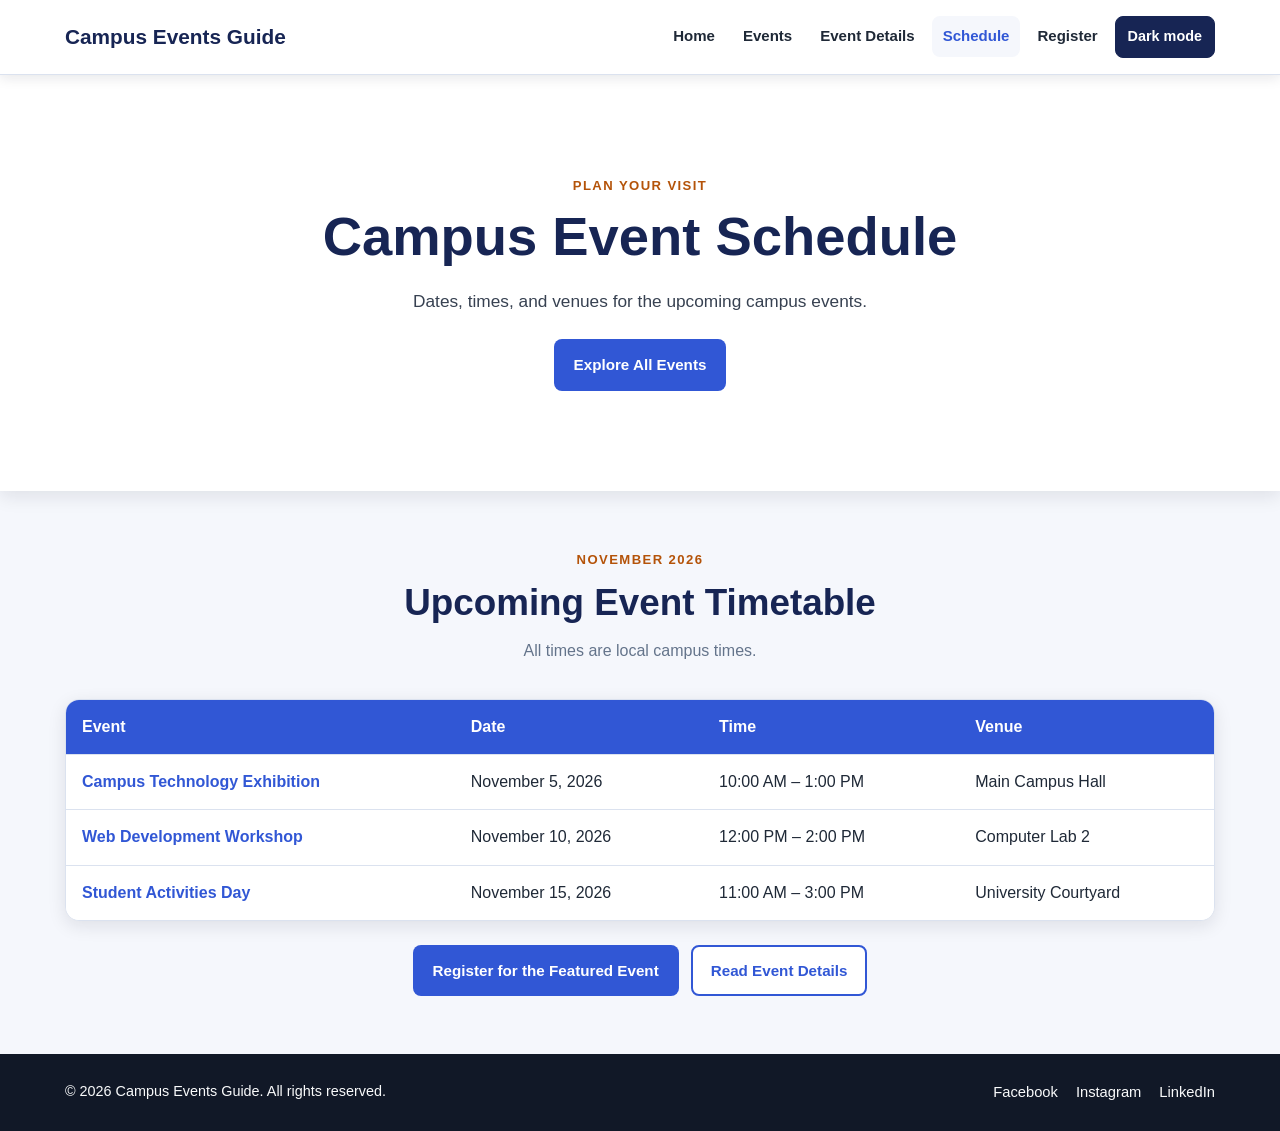
<file: schedule.html>
<!DOCTYPE html>
<html lang="en">
<head>
  <meta charset="UTF-8">
  <meta name="viewport" content="width=device-width, initial-scale=1.0">
  <meta name="description" content="Check dates, times, and venues for campus events.">
  <title>Schedule | Campus Events Guide</title>
  <link rel="stylesheet" href="style.css">
</head>
<body>
  <input type="checkbox" id="dark-mode-toggle" class="dark-mode-checkbox">

  <div class="site-wrapper">
    <header class="site-header">
      <div class="header-content">
        <a class="site-logo" href="index.html">Campus Events Guide</a>

        <nav class="main-navigation" aria-label="Main navigation">
          <a href="index.html">Home</a>
          <a href="events.html">Events</a>
          <a href="event-details.html">Event Details</a>
          <a href="schedule.html" aria-current="page">Schedule</a>
          <a href="registration.html">Register</a>
          <label for="dark-mode-toggle" class="dark-mode-label">Dark mode</label>
        </nav>
      </div>
    </header>

    <main>
      <section class="hero-section">
        <div class="hero-content">
          <span class="section-label">Plan your visit</span>
          <h1>Campus Event Schedule</h1>
          <p>Dates, times, and venues for the upcoming campus events.</p>
          <a class="button button-primary" href="events.html">
            Explore All Events
          </a>
        </div>
      </section>

      <section class="page-section">
        <div class="section-heading">
          <span class="section-label">November 2026</span>
          <h2>Upcoming Event Timetable</h2>
          <p>All times are local campus times.</p>
        </div>

        <div class="table-container"
             role="region"
             aria-label="Campus event timetable"
             tabindex="0">

          <table class="schedule-table">
            <thead>
              <tr>
                <th scope="col">Event</th>
                <th scope="col">Date</th>
                <th scope="col">Time</th>
                <th scope="col">Venue</th>
              </tr>
            </thead>

            <tbody>
              <tr>
                <td>
                  <a href="event-details.html">
                    Campus Technology Exhibition
                  </a>
                </td>
                <td>November 5, 2026</td>
                <td>10:00 AM – 1:00 PM</td>
                <td>Main Campus Hall</td>
              </tr>

              <tr>
                <td>
                  <a href="events.html#web-workshop">
                    Web Development Workshop
                  </a>
                </td>
                <td>November 10, 2026</td>
                <td>12:00 PM – 2:00 PM</td>
                <td>Computer Lab 2</td>
              </tr>

              <tr>
                <td>
                  <a href="events.html#student-activities-day">
                    Student Activities Day
                  </a>
                </td>
                <td>November 15, 2026</td>
                <td>11:00 AM – 3:00 PM</td>
                <td>University Courtyard</td>
              </tr>
            </tbody>
          </table>
        </div>

        <div class="schedule-actions">
          <a class="button button-primary" href="registration.html">
            Register for the Featured Event
          </a>
          <a class="button button-secondary" href="event-details.html">
            Read Event Details
          </a>
        </div>
      </section>
    </main>

    <footer class="site-footer">
      <div class="footer-content">
        <p>&copy; 2026 Campus Events Guide. All rights reserved.</p>

        <div class="social-links" aria-label="Social media links">
          <a href="https://www.facebook.com/" target="_blank" rel="noopener noreferrer">Facebook</a>
          <a href="https://www.instagram.com/" target="_blank" rel="noopener noreferrer">Instagram</a>
          <a href="https://www.linkedin.com/" target="_blank" rel="noopener noreferrer">LinkedIn</a>
        </div>
      </div>
    </footer>
  </div>
</body>
</html>
</file>
<file: style.css>
:root {
  --primary-color: #3157d5;
  --primary-hover: #243fa8;
  --secondary-color: #172554;
  --accent-color: #f59e0b;
  --background-color: #f5f7fc;
  --surface-color: #ffffff;
  --text-color: #1f2937;
  --muted-color: #64748b;
  --border-color: #dbe2ef;
  --footer-color: #111827;
  --footer-text: #f9fafb;
  --shadow-color: rgba(15, 23, 42, 0.10);
  --card-radius: 14px;
  --container-width: 1150px;
  --transition-speed: 0.25s;
}

* {
  box-sizing: border-box;
  margin: 0;
  padding: 0;
}

html {
  scroll-behavior: smooth;
}

body {
  font-family: Arial, Helvetica, sans-serif;
  background: var(--background-color);
  color: var(--text-color);
  line-height: 1.65;
  transition:
    background-color var(--transition-speed) ease,
    color var(--transition-speed) ease;
}

img,
video {
  display: block;
  max-width: 100%;
}

img {
  height: auto;
}

a {
  color: var(--primary-color);
  text-decoration: none;
  transition:
    color var(--transition-speed) ease,
    background-color var(--transition-speed) ease,
    transform var(--transition-speed) ease;
}

button,
input,
select,
textarea {
  font: inherit;
  max-width: 100%;
}

ul {
  list-style-position: outside;
  padding-left: 1.25rem;
}

.container,
.header-content,
.footer-content,
.hero-content {
  width: min(92%, var(--container-width));
  margin-inline: auto;
}

.site-wrapper {
  min-height: 100vh;
  background: var(--background-color);
  color: var(--text-color);
}

/* Header and navigation */
.site-header {
  position: relative;
  z-index: 2;
  background: var(--surface-color);
  border-bottom: 1px solid var(--border-color);
  box-shadow: 0 3px 12px var(--shadow-color);
}

.header-content {
  display: flex;
  align-items: center;
  justify-content: space-between;
  gap: 20px;
  padding-block: 16px;
}

.site-logo {
  flex-shrink: 0;
  color: var(--secondary-color);
  font-size: 1.3rem;
  font-weight: 800;
  line-height: 1.25;
}

.main-navigation {
  display: flex;
  flex-wrap: wrap;
  align-items: center;
  justify-content: flex-end;
  gap: 6px;
}

.main-navigation > a {
  display: block;
  padding: 8px 11px;
  border-radius: 8px;
  color: var(--text-color);
  font-size: 0.94rem;
  font-weight: 700;
}

.main-navigation > a:hover,
.main-navigation > a:focus-visible,
.main-navigation > a[aria-current="page"] {
  color: var(--primary-color);
  background: var(--background-color);
}

.dark-mode-label {
  display: inline-block;
  padding: 8px 12px;
  border: 1px solid var(--secondary-color);
  border-radius: 8px;
  background: var(--secondary-color);
  color: #ffffff;
  font-size: 0.9rem;
  font-weight: 700;
  cursor: pointer;
  transition:
    transform var(--transition-speed) ease,
    background-color var(--transition-speed) ease;
}

.dark-mode-label:hover {
  background: var(--primary-color);
  transform: translateY(-2px);
}

/* CSS-only dark mode toggle */
.dark-mode-checkbox {
  position: absolute;
  width: 1px;
  height: 1px;
  overflow: hidden;
  clip-path: inset(50%);
  white-space: nowrap;
}

.dark-mode-checkbox:focus-visible + .site-wrapper .dark-mode-label {
  outline: 3px solid var(--accent-color);
  outline-offset: 3px;
}

.dark-mode-checkbox:checked + .site-wrapper {
  --background-color: #111827;
  --surface-color: #1f2937;
  --text-color: #f3f4f6;
  --muted-color: #cbd5e1;
  --border-color: #374151;
  --secondary-color: #dbeafe;
  --primary-color: #9bb3ff;
  --primary-hover: #c4d2ff;
  --footer-color: #030712;
  --footer-text: #f9fafb;
  --shadow-color: rgba(0, 0, 0, 0.28);
}

.dark-mode-checkbox:checked + .site-wrapper .hero-section {
  background: linear-gradient(135deg, #0f172a, #263b75);
  color: #ffffff;
}

.dark-mode-checkbox:checked + .site-wrapper .hero-section h1,
.dark-mode-checkbox:checked + .site-wrapper .hero-section p {
  color: #ffffff;
}

.dark-mode-checkbox:checked + .site-wrapper .hero-section .section-label {
  color: #fbbf24;
}

.dark-mode-checkbox:checked + .site-wrapper .dark-mode-label {
  background: #9bb3ff;
  color: #111827;
  border-color: #9bb3ff;
}

.dark-mode-checkbox:checked + .site-wrapper .button-primary {
  color: #111827;
}

.dark-mode-checkbox:checked + .site-wrapper .button-secondary {
  background: transparent;
  color: #dbeafe;
  border-color: #dbeafe;
}

.dark-mode-checkbox:checked + .site-wrapper .schedule-table th {
  background: #263b75;
}

.dark-mode-checkbox:checked + .site-wrapper .schedule-table tbody tr:hover {
  background: #273449;
}

/* Hero section */
.hero-section {
  padding: clamp(58px, 8vw, 100px) 0;
  background: #ffffff;
  color: #172554;
  box-shadow: 0 5px 18px var(--shadow-color);
}

.hero-content {
  max-width: 900px;
  text-align: center;
}

.section-label {
  display: block;
  margin-bottom: 10px;
  color: #b45309;
  font-size: 0.82rem;
  font-weight: 800;
  letter-spacing: 1.4px;
  text-transform: uppercase;
}

.hero-section h1 {
  margin-bottom: 18px;
  color: #172554;
  font-size: clamp(2rem, 5vw, 3.4rem);
  line-height: 1.15;
}

.hero-section p {
  max-width: 760px;
  margin: 0 auto 24px;
  color: #374151;
  font-size: 1.08rem;
}

/* Buttons and actions */
.hero-actions,
.form-actions,
.schedule-actions {
  display: flex;
  flex-wrap: wrap;
  align-items: center;
  gap: 12px;
  margin-top: 24px;
}

.hero-actions {
  justify-content: center;
}

.button {
  display: inline-block;
  padding: 11px 18px;
  border: 2px solid transparent;
  border-radius: 8px;
  text-align: center;
  font-size: 0.95rem;
  font-weight: 700;
  cursor: pointer;
  transition:
    transform var(--transition-speed) ease,
    box-shadow var(--transition-speed) ease,
    background-color var(--transition-speed) ease,
    color var(--transition-speed) ease;
}

.button:hover,
.button:focus-visible {
  transform: translateY(-2px);
  box-shadow: 0 6px 15px var(--shadow-color);
}

.button-primary {
  background: var(--primary-color);
  color: #ffffff;
}

.button-primary:hover,
.button-primary:focus-visible {
  background: var(--primary-hover);
  color: #ffffff;
}

.button-secondary {
  border-color: var(--primary-color);
  background: var(--surface-color);
  color: var(--primary-color);
}

.button-secondary:hover,
.button-secondary:focus-visible {
  background: var(--primary-color);
  color: #ffffff;
}

/* Sections and headings */
.page-section {
  width: min(92%, var(--container-width));
  margin-inline: auto;
  padding: 58px 0;
}

.featured-events {
  padding-block: 70px;
}

.section-heading {
  max-width: 760px;
  margin: 0 auto 34px;
  text-align: center;
}

.section-heading h2 {
  margin-bottom: 12px;
  color: var(--secondary-color);
  font-size: clamp(1.65rem, 3vw, 2.3rem);
  line-height: 1.25;
}

.section-heading > p {
  color: var(--muted-color);
}

/* Event cards and responsive grid */
.event-grid {
  display: grid;
  grid-template-columns: repeat(3, minmax(0, 1fr));
  align-items: stretch;
  gap: 24px;
}

.event-card {
  display: flex;
  min-width: 0;
  flex-direction: column;
  overflow: hidden;
  border: 1px solid var(--border-color);
  border-radius: var(--card-radius);
  background: var(--surface-color);
  box-shadow: 0 5px 18px var(--shadow-color);
  transition:
    transform var(--transition-speed) ease,
    box-shadow var(--transition-speed) ease;
}

.event-card:hover,
.event-card:focus-within {
  transform: translateY(-5px);
  box-shadow: 0 12px 28px var(--shadow-color);
}

.event-image {
  width: 100%;
  height: 220px;
  object-fit: cover;
  background: var(--border-color);
}

.event-card-content {
  display: flex;
  flex: 1;
  flex-direction: column;
  padding: 22px;
}

.event-category {
  align-self: flex-start;
  display: inline-block;
  margin-bottom: 10px;
  padding: 4px 10px;
  border-radius: 20px;
  background: var(--background-color);
  color: var(--primary-color);
  font-size: 0.8rem;
  font-weight: 800;
}

.event-card h3 {
  margin-bottom: 12px;
  color: var(--secondary-color);
  font-size: 1.2rem;
  line-height: 1.35;
}

.event-information {
  margin-bottom: 16px;
  list-style: none;
  padding-left: 0;
}

.event-information li {
  margin-bottom: 6px;
  color: var(--muted-color);
  overflow-wrap: anywhere;
}

.event-information strong {
  color: var(--text-color);
}

.event-card .button {
  align-self: flex-start;
  margin-top: auto;
}

.event-card-past .event-image {
  filter: grayscale(0.35);
}

.past-note {
  margin-top: auto;
  color: var(--muted-color);
  font-style: italic;
}

/* About section */
.about-section {
  padding: 65px 0;
  border-top: 1px solid var(--border-color);
  background: var(--surface-color);
  text-align: center;
}

.about-section .section-heading {
  margin-bottom: 18px;
}

.about-section p {
  max-width: 800px;
  margin: 0 auto 22px;
  color: var(--muted-color);
}

/* Event details */
.event-details-layout {
  display: grid;
  grid-template-columns: repeat(2, minmax(0, 1fr));
  align-items: start;
  gap: 32px;
}

.event-details-image .event-image {
  height: 360px;
  border-radius: var(--card-radius);
}

.event-details-content h3,
.media-container h3 {
  margin: 0 0 10px;
  color: var(--secondary-color);
}

.event-details-content p {
  margin-bottom: 16px;
}

.event-details-content ul:not(.event-information) {
  margin-bottom: 18px;
  line-height: 1.9;
}

.event-facts {
  margin-top: 18px;
}

/* Event agenda */
.agenda-list {
  max-width: 850px;
  margin: 0 auto;
  padding: 0;
  overflow: hidden;
  border: 1px solid var(--border-color);
  border-radius: var(--card-radius);
  background: var(--surface-color);
  box-shadow: 0 5px 18px var(--shadow-color);
  list-style: none;
}

.agenda-list li {
  display: flex;
  gap: 20px;
  padding: 14px 20px;
  border-bottom: 1px solid var(--border-color);
  transition: background-color var(--transition-speed) ease;
}

.agenda-list li:last-child {
  border-bottom: 0;
}

.agenda-list li:hover {
  background: var(--background-color);
}

.agenda-time {
  flex: 0 0 90px;
  color: var(--primary-color);
  font-weight: 800;
}

.agenda-item {
  min-width: 0;
  overflow-wrap: anywhere;
}

/* Schedule table */
.table-container {
  width: 100%;
  overflow-x: auto;
  border: 1px solid var(--border-color);
  border-radius: var(--card-radius);
  background: var(--surface-color);
  box-shadow: 0 5px 18px var(--shadow-color);
}

.schedule-table {
  width: 100%;
  min-width: 600px;
  border-collapse: collapse;
  background: var(--surface-color);
  color: var(--text-color);
}

.schedule-table th,
.schedule-table td {
  padding: 14px 16px;
  border-bottom: 1px solid var(--border-color);
  text-align: left;
  vertical-align: top;
}

.schedule-table th {
  background: var(--primary-color);
  color: #ffffff;
  white-space: nowrap;
}

.schedule-table tbody tr:last-child td {
  border-bottom: 0;
}

.schedule-table tbody tr:hover {
  background: var(--background-color);
}

.schedule-table a {
  font-weight: 700;
}

.schedule-actions {
  justify-content: center;
}

/* Video and audio */
.media-container {
  display: grid;
  gap: 16px;
  max-width: 850px;
  margin-inline: auto;
}

.media-container video,
.media-container audio {
  display: block;
  width: 100%;
  max-width: 100%;
}

.media-container video {
  max-height: 480px;
  border-radius: var(--card-radius);
  background: #000000;
  object-fit: contain;
}

/* Registration and review forms */
.registration-form {
  max-width: 850px;
  margin: 0 auto;
}

.registration-form fieldset {
  min-width: 0;
  margin-bottom: 24px;
  padding: 22px;
  border: 1px solid var(--border-color);
  border-radius: var(--card-radius);
  background: var(--surface-color);
}

.registration-form legend {
  padding: 0 8px;
  color: var(--secondary-color);
  font-size: 1.1rem;
  font-weight: 800;
}

.form-group {
  display: flex;
  flex-direction: column;
  gap: 7px;
  margin-bottom: 20px;
}

.form-group > label,
.form-group > p {
  color: var(--text-color);
  font-weight: 700;
}

.form-group input:not([type="checkbox"]):not([type="radio"]),
.form-group select,
.form-group textarea {
  width: 100%;
  min-width: 0;
  padding: 11px 12px;
  border: 1px solid var(--border-color);
  border-radius: 8px;
  background: var(--background-color);
  color: var(--text-color);
}

.form-group input[type="range"],
.form-group input[type="color"],
.form-group input[type="file"] {
  width: 100%;
  max-width: 100%;
}

.form-group input[type="color"] {
  min-height: 44px;
  padding: 4px;
}

.form-group textarea {
  resize: vertical;
}

.field-hint,
.form-note {
  color: var(--muted-color);
  font-size: 0.92rem;
}

.choice-label {
  display: flex;
  align-items: flex-start;
  gap: 10px;
  margin: 8px 0;
  color: var(--text-color);
  cursor: pointer;
}

.choice-label input {
  flex: 0 0 auto;
  margin-top: 6px;
}

.registration-form .nested-fieldset {
  margin: 12px 0 18px;
  padding: 14px;
  background: var(--background-color);
}

.nested-fieldset legend {
  font-size: 1rem;
}

.confirmation-label {
  margin: 0 0 8px;
}

.form-actions {
  margin-top: 20px;
}

.featured-summary,
.contact-section {
  padding: 24px;
  border: 1px solid var(--border-color);
  border-radius: var(--card-radius);
  background: var(--surface-color);
}

.featured-summary .section-heading,
.contact-section .section-heading {
  margin-bottom: 18px;
}

.featured-summary .event-information {
  max-width: 700px;
  margin: 0 auto 12px;
}

.contact-details {
  display: grid;
  gap: 8px;
  font-style: normal;
}

.contact-details a {
  font-weight: 700;
}

/* Dark mode for summary and contact sections */
.dark-mode-checkbox:checked + .site-wrapper .featured-summary,
.dark-mode-checkbox:checked + .site-wrapper .contact-section {
  background: var(--surface-color);
  color: var(--text-color);
}

.dark-mode-checkbox:checked + .site-wrapper .contact-details a {
  color: var(--primary-color);
}

/* Footer */
.site-footer {
  padding: 26px 0;
  background: var(--footer-color);
  color: var(--footer-text);
}

.footer-content {
  display: flex;
  align-items: center;
  justify-content: space-between;
  flex-wrap: wrap;
  gap: 18px;
}

.footer-content > p {
  font-size: 0.9rem;
}

.social-links {
  display: flex;
  align-items: center;
  flex-wrap: wrap;
  gap: 18px;
}

.social-links a {
  color: var(--footer-text);
  font-size: 0.92rem;
}

.social-links a:hover,
.social-links a:focus-visible {
  color: var(--accent-color);
}

/* Keyboard focus for accessible navigation and form controls */
a:focus-visible,
button:focus-visible,
input:focus-visible,
select:focus-visible,
textarea:focus-visible,
label:focus-visible,
.table-container:focus-visible {
  outline: 3px solid var(--accent-color);
  outline-offset: 3px;
}

/* Tablet layout */
@media (max-width: 1024px) {
  .header-content {
    flex-direction: column;
    justify-content: center;
  }

  .main-navigation {
    justify-content: center;
  }

  .event-grid {
    grid-template-columns: repeat(2, minmax(0, 1fr));
  }

  .hero-section {
    padding-block: 72px;
  }
}

/* Phone layout */
@media (max-width: 600px) {
  .header-content {
    gap: 12px;
    padding-block: 15px;
  }

  .site-logo {
    text-align: center;
    font-size: 1.18rem;
  }

  .main-navigation {
    width: 100%;
    justify-content: center;
    gap: 3px;
  }

  .main-navigation > a {
    padding: 7px 8px;
    font-size: 0.82rem;
  }

  .dark-mode-label {
    padding: 7px 9px;
    font-size: 0.82rem;
  }

  .hero-section {
    padding-block: 58px;
  }

  .hero-section h1 {
    font-size: 2rem;
  }

  .hero-section p {
    font-size: 1rem;
  }

  .hero-actions {
    flex-direction: column;
    align-items: stretch;
  }

  .hero-actions .button {
    width: 100%;
  }

  .page-section,
  .featured-events {
    padding-block: 42px;
  }

  .section-heading {
    margin-bottom: 26px;
  }

  .event-grid {
    grid-template-columns: minmax(0, 1fr);
    gap: 20px;
  }

  .event-image {
    height: 210px;
  }

  .event-card-content {
    padding: 19px;
  }

  .event-card .button {
    width: 100%;
  }

  .event-details-layout {
    grid-template-columns: minmax(0, 1fr);
    gap: 22px;
  }

  .event-details-image .event-image {
    height: 250px;
  }

  .registration-form fieldset {
    padding: 16px;
  }

  .form-actions {
    flex-direction: column;
    align-items: stretch;
  }

  .form-actions .button {
    width: 100%;
  }

  .footer-content {
    flex-direction: column;
    text-align: center;
  }

  .social-links {
    justify-content: center;
    gap: 14px;
  }

  .agenda-list li {
    flex-direction: column;
    gap: 2px;
  }

  .agenda-time {
    flex-basis: auto;
  }

  .featured-summary,
  .contact-section {
    padding: 18px;
  }
}

/* Respect users who prefer reduced motion */
@media (prefers-reduced-motion: reduce) {
  html {
    scroll-behavior: auto;
  }

  *,
  *::before,
  *::after {
    transition-duration: 0.01ms !important;
    animation-duration: 0.01ms !important;
  }
}
</file>
